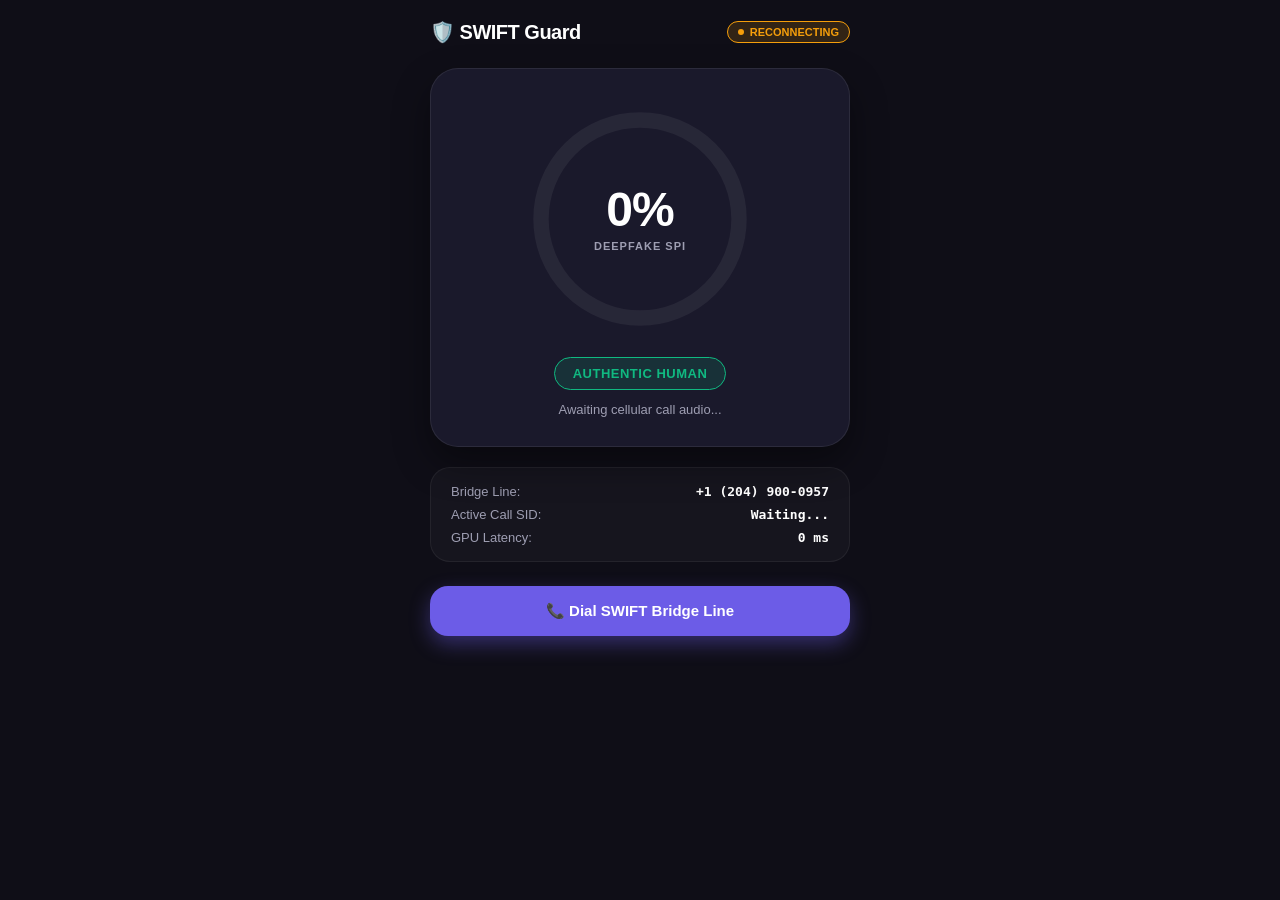
<file: public/mobile.html>
<!DOCTYPE html>
<html lang="en">
<head>
    <meta charset="UTF-8">
    <meta name="viewport" content="width=device-width, initial-scale=1.0, maximum-scale=1.0, user-scalable=no">
    <title>SWIFT Mobile Live HUD</title>
    <style>
        :root {
            --bg-color: #0F0E17;
            --card-bg: #1A192B;
            --primary: #6C5CE7;
            --success: #10B981;
            --warning: #F59E0B;
            --danger: #EF4444;
            --text: #FFFFFF;
            --text-secondary: #9E9EB2;
        }

        * {
            box-sizing: border-box;
            margin: 0;
            padding: 0;
            font-family: -apple-system, BlinkMacSystemFont, "Segoe UI", Roboto, Helvetica, Arial, sans-serif;
            -webkit-tap-highlight-color: transparent;
        }

        body {
            background-color: var(--bg-color);
            color: var(--text);
            display: flex;
            flex-direction: column;
            align-items: center;
            min-height: 100vh;
            padding: 20px 16px;
        }

        .header {
            width: 100%;
            max-width: 420px;
            display: flex;
            justify-content: space-between;
            align-items: center;
            margin-bottom: 24px;
        }

        .header h1 {
            font-size: 20px;
            font-weight: 800;
            letter-spacing: -0.5px;
            display: flex;
            align-items: center;
            gap: 8px;
        }

        .connection-badge {
            font-size: 11px;
            font-weight: 700;
            padding: 4px 10px;
            border-radius: 20px;
            background: rgba(16, 185, 129, 0.15);
            color: var(--success);
            border: 1px solid var(--success);
            display: flex;
            align-items: center;
            gap: 6px;
        }

        .pulse-dot {
            width: 6px;
            height: 6px;
            border-radius: 50%;
            background-color: currentColor;
            animation: pulse 1.5s infinite;
        }

        @keyframes pulse {
            0% { opacity: 0.4; transform: scale(0.8); }
            50% { opacity: 1; transform: scale(1.2); }
            100% { opacity: 0.4; transform: scale(0.8); }
        }

        .main-card {
            width: 100%;
            max-width: 420px;
            background: var(--card-bg);
            border-radius: 28px;
            padding: 24px;
            box-shadow: 0 16px 36px rgba(0, 0, 0, 0.4);
            border: 1px solid rgba(255, 255, 255, 0.08);
            display: flex;
            flex-direction: column;
            align-items: center;
            position: relative;
            overflow: hidden;
            margin-bottom: 20px;
        }

        .gauge-container {
            position: relative;
            width: 220px;
            height: 220px;
            display: flex;
            align-items: center;
            justify-content: center;
            margin: 16px 0;
        }

        svg.gauge-ring {
            width: 100%;
            height: 100%;
            transform: rotate(-90deg);
        }

        circle.meter-bg {
            fill: none;
            stroke: rgba(255, 255, 255, 0.06);
            stroke-width: 14;
        }

        circle.meter-progress {
            fill: none;
            stroke: var(--success);
            stroke-width: 14;
            stroke-linecap: round;
            stroke-dasharray: 565.48;
            stroke-dashoffset: 565.48;
            transition: stroke-dashoffset 0.4s ease, stroke 0.4s ease;
        }

        .gauge-inner {
            position: absolute;
            display: flex;
            flex-direction: column;
            align-items: center;
            justify-content: center;
        }

        .risk-score {
            font-size: 48px;
            font-weight: 900;
            line-height: 1;
            letter-spacing: -1px;
        }

        .risk-label {
            font-size: 11px;
            font-weight: 700;
            letter-spacing: 1px;
            color: var(--text-secondary);
            margin-top: 6px;
            text-transform: uppercase;
        }

        .status-badge {
            margin-top: 12px;
            padding: 8px 18px;
            border-radius: 30px;
            font-size: 13px;
            font-weight: 800;
            letter-spacing: 0.5px;
            background: rgba(16, 185, 129, 0.15);
            color: var(--success);
            border: 1px solid var(--success);
            text-align: center;
            transition: all 0.3s ease;
        }

        .status-message {
            margin-top: 12px;
            font-size: 13px;
            color: var(--text-secondary);
            text-align: center;
            min-height: 20px;
        }

        .call-details-card {
            width: 100%;
            max-width: 420px;
            background: rgba(255, 255, 255, 0.03);
            border: 1px solid rgba(255, 255, 255, 0.06);
            border-radius: 20px;
            padding: 16px 20px;
            margin-bottom: 24px;
        }

        .detail-row {
            display: flex;
            justify-content: space-between;
            align-items: center;
            font-size: 13px;
            margin-bottom: 8px;
        }

        .detail-row:last-child {
            margin-bottom: 0;
        }

        .detail-label {
            color: var(--text-secondary);
        }

        .detail-value {
            font-weight: 600;
            font-family: monospace;
        }

        .action-button-container {
            width: 100%;
            max-width: 420px;
            display: flex;
            flex-direction: column;
            gap: 12px;
        }

        .btn {
            width: 100%;
            padding: 16px;
            border-radius: 18px;
            font-size: 15px;
            font-weight: 800;
            border: none;
            cursor: pointer;
            display: flex;
            align-items: center;
            justify-content: center;
            gap: 10px;
            transition: transform 0.1s ease, filter 0.2s ease;
        }

        .btn:active {
            transform: scale(0.98);
        }

        .btn-dial {
            background: var(--primary);
            color: white;
            text-decoration: none;
            box-shadow: 0 8px 20px rgba(108, 92, 231, 0.4);
        }

        .btn-sever {
            background: var(--danger);
            color: white;
            box-shadow: 0 8px 20px rgba(239, 68, 68, 0.4);
            display: none;
        }
    </style>
</head>
<body>

    <div class="header">
        <h1>🛡️ SWIFT Guard</h1>
        <div class="connection-badge" id="connStatus">
            <span class="pulse-dot"></span>
            <span id="connText">CONNECTING</span>
        </div>
    </div>

    <div class="main-card">
        <div class="gauge-container">
            <svg class="gauge-ring" viewBox="0 0 200 200">
                <circle class="meter-bg" cx="100" cy="100" r="90"></circle>
                <circle class="meter-progress" id="progressCircle" cx="100" cy="100" r="90"></circle>
            </svg>
            <div class="gauge-inner">
                <div class="risk-score" id="riskValue">0%</div>
                <div class="risk-label">Deepfake SPI</div>
            </div>
        </div>

        <div class="status-badge" id="statusBadge">AUTHENTIC HUMAN</div>
        <div class="status-message" id="statusDesc">Awaiting cellular call audio...</div>
    </div>

    <div class="call-details-card">
        <div class="detail-row">
            <span class="detail-label">Bridge Line:</span>
            <span class="detail-value">+1 (204) 900-0957</span>
        </div>
        <div class="detail-row">
            <span class="detail-label">Active Call SID:</span>
            <span class="detail-value" id="callSidDisplay">Waiting...</span>
        </div>
        <div class="detail-row">
            <span class="detail-label">GPU Latency:</span>
            <span class="detail-value" id="latencyDisplay">0 ms</span>
        </div>
    </div>

    <div class="action-button-container">
        <a href="tel:+12049000957" class="btn btn-dial">
            📞 Dial SWIFT Bridge Line
        </a>
        <button class="btn btn-sever" id="severBtn" onclick="severCall()">
            🚨 SEVER CALL (DROP SCAMMER)
        </button>
    </div>

    <script>
        const wsScheme = window.location.protocol === 'https:' ? 'wss:' : 'ws:';
        const wsUrl = `${wsScheme}//${window.location.host}/swift/telemetry/mobile_hud_client`;

        const connText = document.getElementById('connText');
        const connStatus = document.getElementById('connStatus');
        const riskValue = document.getElementById('riskValue');
        const progressCircle = document.getElementById('progressCircle');
        const statusBadge = document.getElementById('statusBadge');
        const statusDesc = document.getElementById('statusDesc');
        const callSidDisplay = document.getElementById('callSidDisplay');
        const latencyDisplay = document.getElementById('latencyDisplay');
        const severBtn = document.getElementById('severBtn');

        const totalCircumference = 2 * Math.PI * 90; // 565.48

        let activeCallSid = "";
        let ws;

        function connectWS() {
            ws = new WebSocket(wsUrl);

            ws.onopen = () => {
                connText.innerText = "LIVE GUARD";
                connStatus.style.color = "var(--success)";
                connStatus.style.borderColor = "var(--success)";
                connStatus.style.background = "rgba(16, 185, 129, 0.15)";
            };

            ws.onmessage = (event) => {
                try {
                    const data = JSON.parse(event.data);
                    const spi = data.spi || 0.0;
                    const percent = Math.min(100, Math.round(spi * 100));
                    const status = data.status || 'authentic';
                    activeCallSid = data.call_sid || activeCallSid;

                    riskValue.innerText = `${percent}%`;
                    callSidDisplay.innerText = activeCallSid ? activeCallSid.substring(0, 16) + '...' : 'Live Stream';

                    if (data.metrics && data.metrics.total_latency_ms) {
                        latencyDisplay.innerText = `${Math.round(data.metrics.total_latency_ms)} ms`;
                    }

                    // Update Circle Offset
                    const offset = totalCircumference - (percent / 100 * totalCircumference);
                    progressCircle.style.strokeDashoffset = offset;

                    // Status coloring
                    if (status === 'threat' || spi >= 0.70) {
                        progressCircle.style.stroke = "var(--danger)";
                        statusBadge.innerText = "CRITICAL: SYNTHETIC AI VOICE DETECTED";
                        statusBadge.style.color = "var(--danger)";
                        statusBadge.style.borderColor = "var(--danger)";
                        statusBadge.style.background = "rgba(239, 68, 68, 0.2)";
                        statusDesc.innerText = "High-confidence deepfake voice detected on call!";
                        severBtn.style.display = "flex";
                    } else if (status === 'elevated' || spi >= 0.30) {
                        progressCircle.style.stroke = "var(--warning)";
                        statusBadge.innerText = "MONITORING ANOMALY";
                        statusBadge.style.color = "var(--warning)";
                        statusBadge.style.borderColor = "var(--warning)";
                        statusBadge.style.background = "rgba(245, 158, 11, 0.2)";
                        statusDesc.innerText = "Acoustic distortion detected • Evaluating voice tract...";
                        severBtn.style.display = "none";
                    } else {
                        progressCircle.style.stroke = "var(--success)";
                        statusBadge.innerText = "AUTHENTIC HUMAN VOICE";
                        statusBadge.style.color = "var(--success)";
                        statusBadge.style.borderColor = "var(--success)";
                        statusBadge.style.background = "rgba(16, 185, 129, 0.15)";
                        statusDesc.innerText = "Physiological vocal folds & harmonics verified";
                        severBtn.style.display = "none";
                    }
                } catch (e) {
                    console.error("WS Parse Error", e);
                }
            };

            ws.onclose = () => {
                connText.innerText = "RECONNECTING";
                connStatus.style.color = "var(--warning)";
                connStatus.style.borderColor = "var(--warning)";
                connStatus.style.background = "rgba(245, 158, 11, 0.15)";
                setTimeout(connectWS, 2000);
            };
        }

        async function severCall() {
            if (!activeCallSid) return;
            try {
                const res = await fetch(`/twilio/action/${activeCallSid}`, {
                    method: 'POST',
                    headers: { 'Content-Type': 'application/json' },
                    body: JSON.stringify({ action: 'sever' })
                });
                if (res.ok) {
                    statusDesc.innerText = "Call successfully terminated by SWIFT Guard!";
                    severBtn.style.display = "none";
                }
            } catch (err) {
                alert("Failed to terminate call: " + err);
            }
        }

        connectWS();
    </script>
</body>
</html>
</file>
